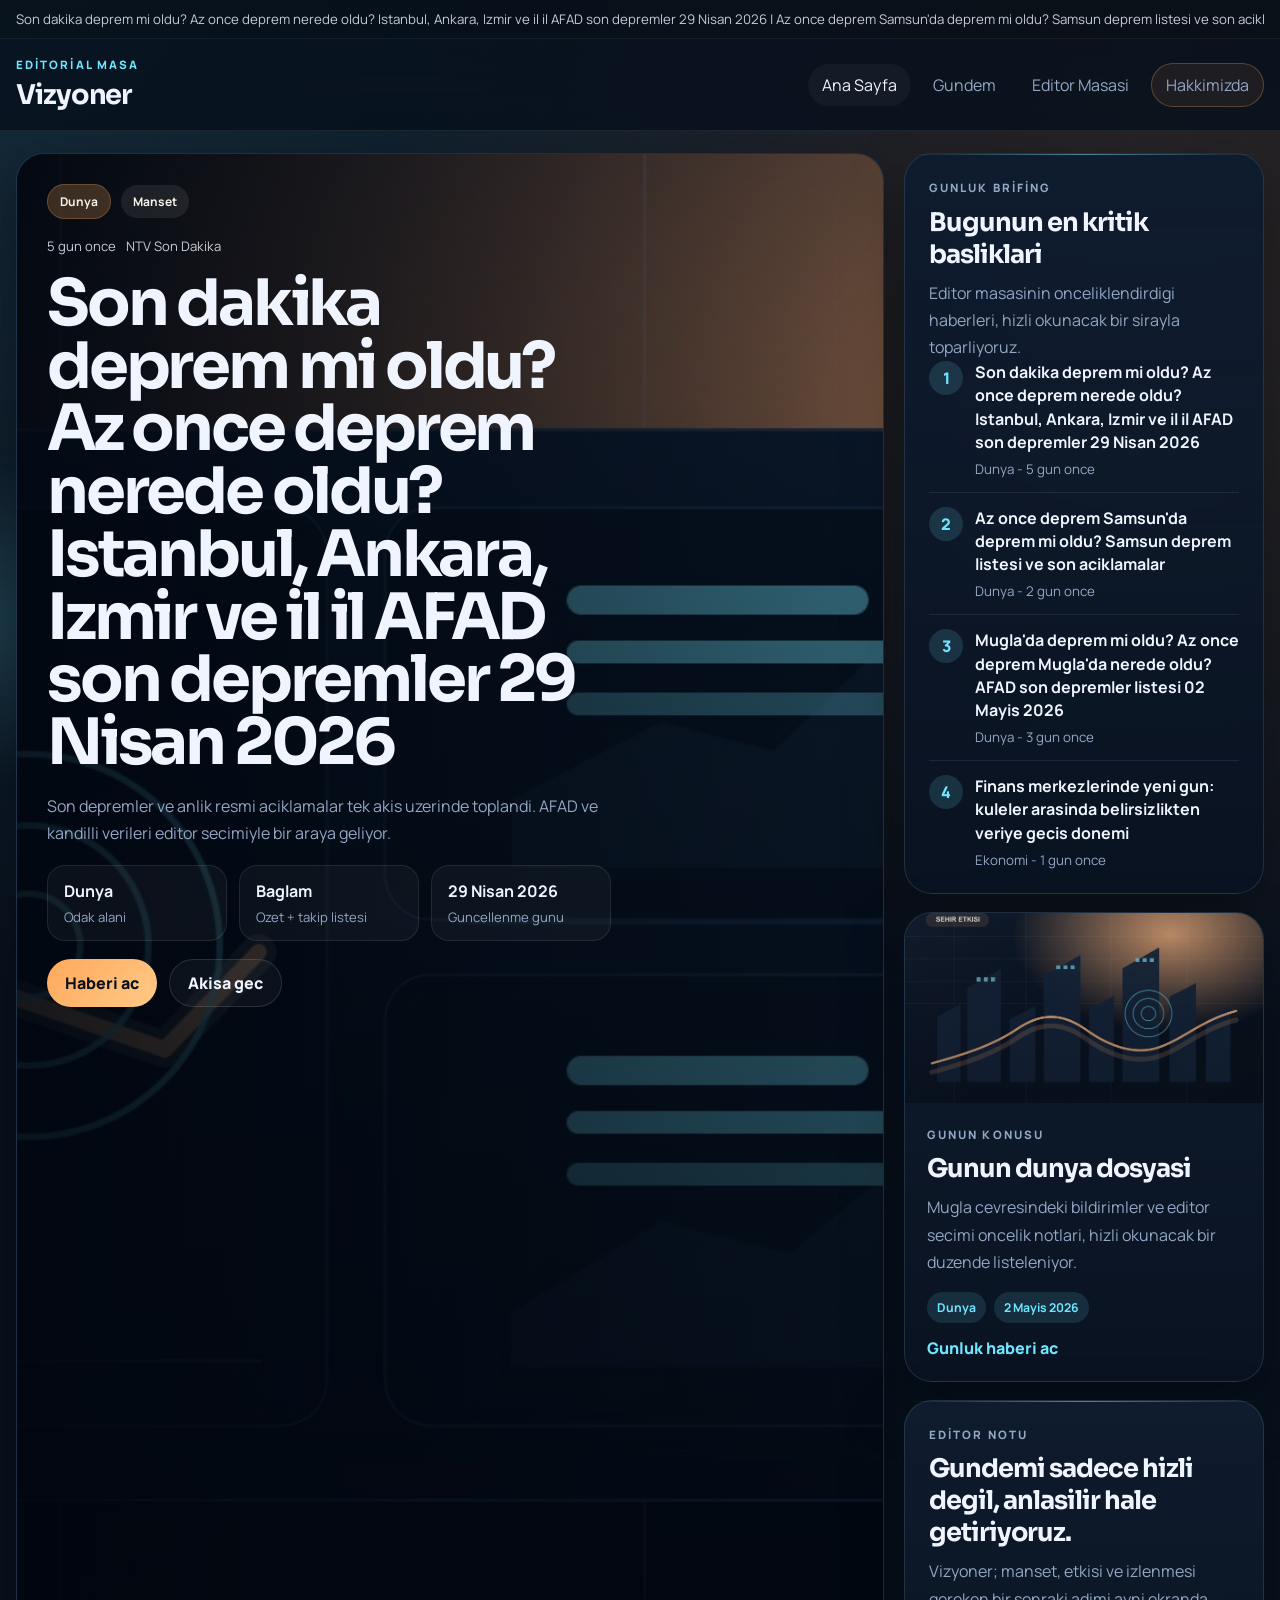
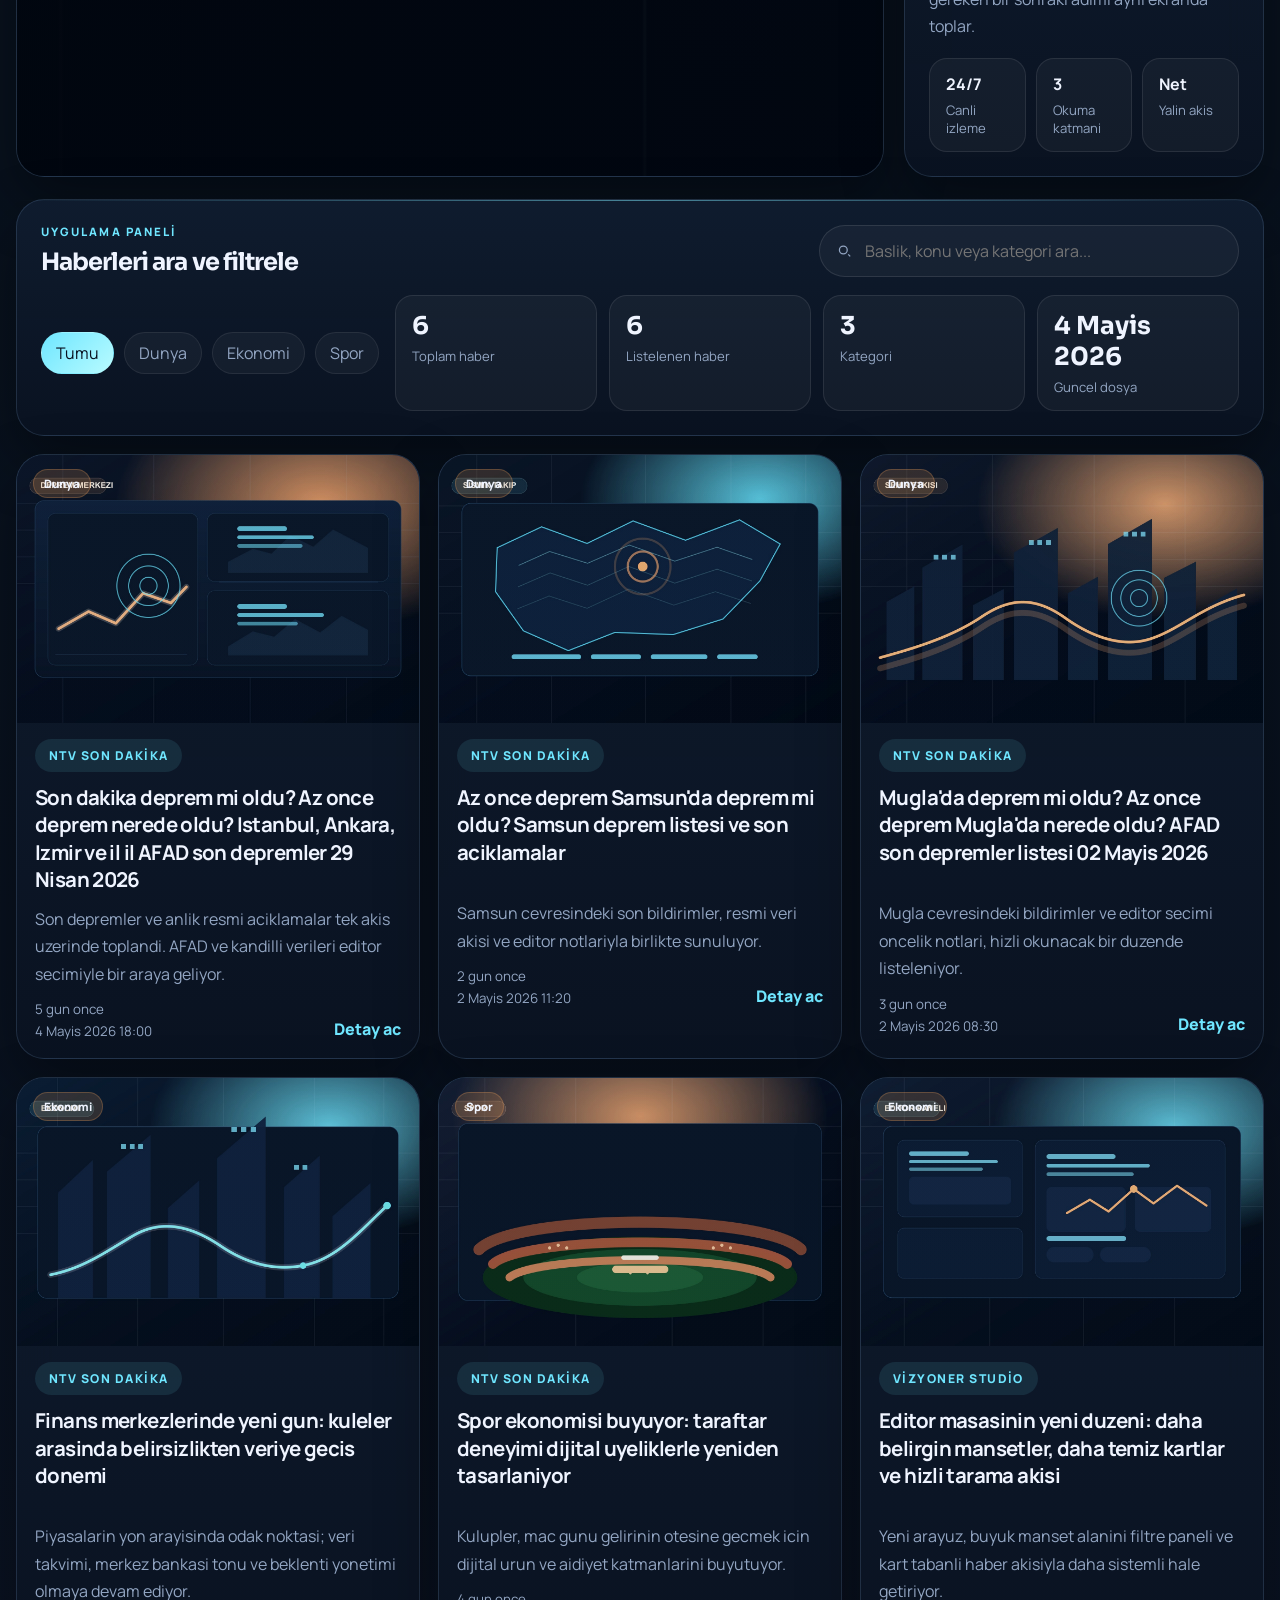
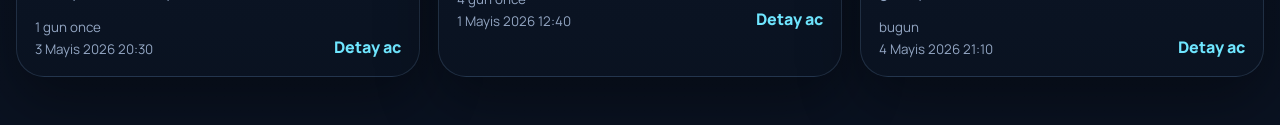
<file: index.html>
<!DOCTYPE html>
<html lang="tr">
<head>
    <meta charset="UTF-8">
    <meta name="viewport" content="width=device-width, initial-scale=1.0">
    <meta name="theme-color" content="#09111f">
    <title>Vizyoner | Guncel Gundem Masasi</title>
    <meta name="description" content="Vizyoner, gundemi editor secimi yerlesim, briefing panelleri ve filtrelenebilir kart yapisiyla sunan modern haber deneyimidir.">
    <link rel="preconnect" href="https://fonts.googleapis.com">
    <link rel="preconnect" href="https://fonts.gstatic.com" crossorigin>
    <link href="https://fonts.googleapis.com/css2?family=Manrope:wght@400;500;600;700;800&family=Sora:wght@500;600;700;800&display=swap" rel="stylesheet">
    <link rel="stylesheet" href="styles.css">
</head>
<body class="page-shell">
    <div class="page-glow"></div>

    <header class="top-strip">
        <div class="container top-strip__inner">
            <p id="live-marquee" class="live-marquee">Gundem akisi yukleniyor...</p>
        </div>
    </header>

    <nav class="site-nav">
        <div class="container site-nav__inner">
            <div>
                <p class="eyebrow">Editorial Masa</p>
                <a href="index.html" class="brand">Vizyoner</a>
            </div>

            <div class="site-nav__links">
                <a class="is-active" href="index.html">Ana Sayfa</a>
                <a href="#news-grid">Gundem</a>
                <a href="#control-panel">Editor Masasi</a>
                <a class="pill-link" href="hakkimizda.html">Hakkimizda</a>
            </div>
        </div>
    </nav>

    <main class="container page-main">
        <section class="hero-layout">
            <article class="hero-spotlight" id="hero-feature"></article>

            <aside class="sidebar-column">
                <section class="glass-panel briefing-panel">
                    <p class="section-tag">Gunluk Brifing</p>
                    <h2>Bugunun en kritik basliklari</h2>
                    <p class="panel-copy">Editor masasinin onceliklendirdigi haberleri, hizli okunacak bir sirayla toparliyoruz.</p>
                    <div id="briefing-list" class="briefing-list"></div>
                </section>

                <section class="glass-panel side-story" id="side-story"></section>

                <section class="glass-panel note-panel">
                    <p class="section-tag">Editor Notu</p>
                    <h3>Gundemi sadece hizli degil, anlasilir hale getiriyoruz.</h3>
                    <p>Vizyoner; manset, etkisi ve izlenmesi gereken bir sonraki adimi ayni ekranda toplar.</p>
                    <div class="mini-stats">
                        <div><strong>24/7</strong><span>Canli izleme</span></div>
                        <div><strong>3</strong><span>Okuma katmani</span></div>
                        <div><strong>Net</strong><span>Yalin akis</span></div>
                    </div>
                </section>
            </aside>
        </section>

        <section class="control-panel glass-panel" id="control-panel">
            <div class="control-panel__top">
                <div>
                    <p class="section-tag">Uygulama Paneli</p>
                    <h2>Haberleri ara ve filtrele</h2>
                </div>

                <label class="search-box">
                    <svg viewBox="0 0 24 24" aria-hidden="true">
                        <path d="M10.5 4a6.5 6.5 0 1 1 0 13a6.5 6.5 0 0 1 0-13Zm0 1.8a4.7 4.7 0 1 0 0 9.4a4.7 4.7 0 0 0 0-9.4Zm7.66 10.39 2.84 2.84-1.27 1.27-2.84-2.84 1.27-1.27Z"></path>
                    </svg>
                    <input id="search-input" type="search" placeholder="Baslik, konu veya kategori ara...">
                </label>
            </div>

            <div class="control-panel__bottom">
                <div id="filter-group" class="filter-group"></div>

                <div class="stats-grid">
                    <div class="stat-card">
                        <strong id="stat-total">0</strong>
                        <span>Toplam haber</span>
                    </div>
                    <div class="stat-card">
                        <strong id="stat-visible">0</strong>
                        <span>Listelenen haber</span>
                    </div>
                    <div class="stat-card">
                        <strong id="stat-category">0</strong>
                        <span>Kategori</span>
                    </div>
                    <div class="stat-card">
                        <strong id="stat-date">4 Mayis 2026</strong>
                        <span>Guncel dosya</span>
                    </div>
                </div>
            </div>
        </section>

        <section id="news-grid" class="news-grid"></section>
    </main>

    <template id="news-card-template">
        <article class="news-card">
            <div class="news-card__image">
                <img class="news-card__photo" src="" alt="">
                <span class="news-card__pill"></span>
            </div>
            <div class="news-card__content">
                <p class="news-card__source"></p>
                <h3 class="news-card__title"></h3>
                <p class="news-card__summary"></p>
                <div class="news-card__footer">
                    <div class="news-card__meta">
                        <small class="news-card__age"></small>
                        <small class="news-card__date"></small>
                    </div>
                    <a class="news-card__link" href="#">Detay ac</a>
                </div>
            </div>
        </article>
    </template>

    <script src="haberler.js"></script>
</body>
</html>
</file>
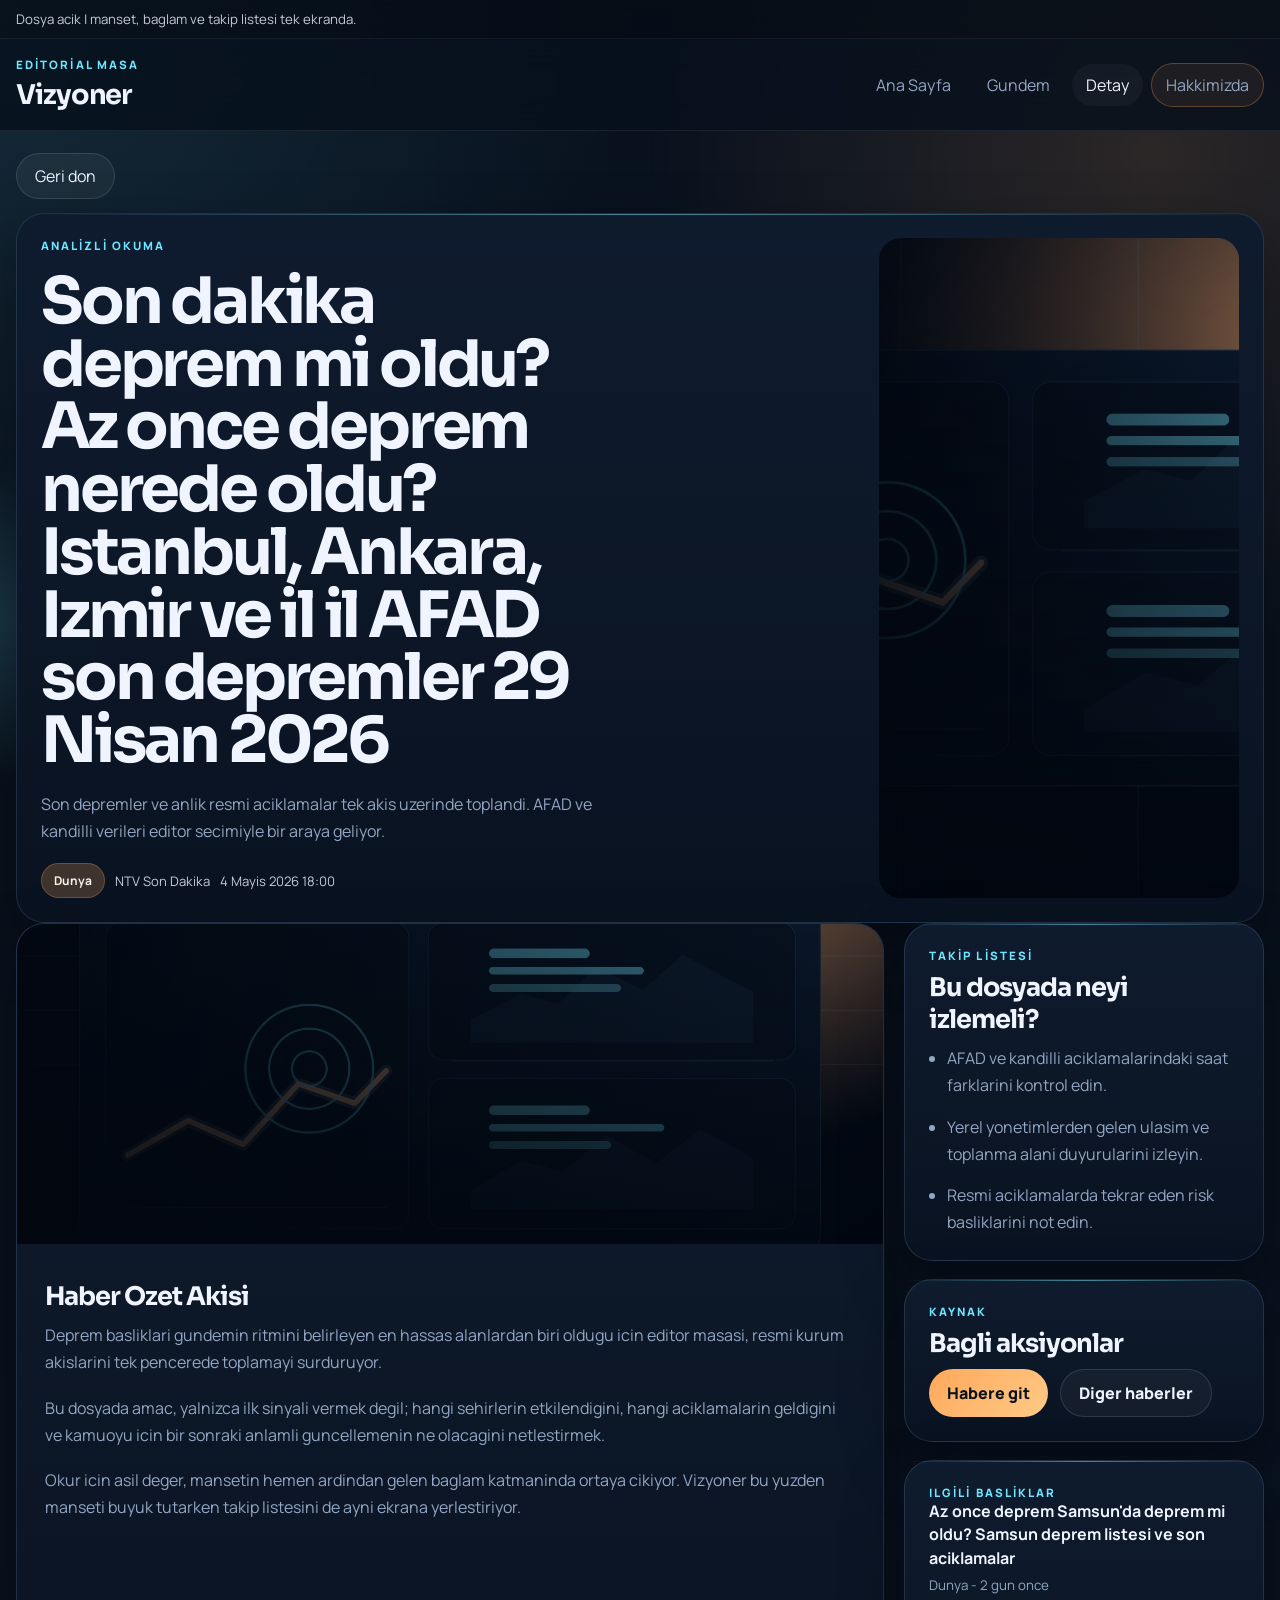
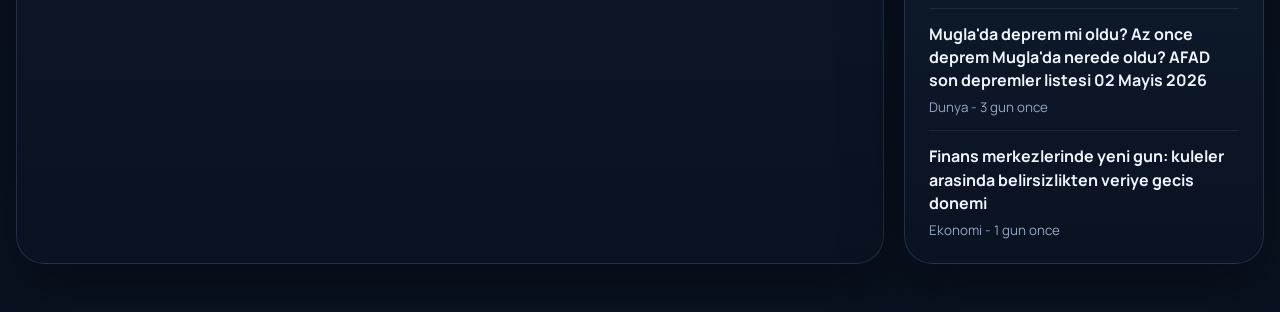
<file: detay.html>
<!DOCTYPE html>
<html lang="tr">
<head>
    <meta charset="UTF-8">
    <meta name="viewport" content="width=device-width, initial-scale=1.0">
    <meta name="theme-color" content="#09111f">
    <title>Detay | Vizyoner</title>
    <meta name="description" content="Vizyoner detay sayfasi, secilen haberi ozet, arka plan ve takip basliklariyla birlikte sunar.">
    <link rel="preconnect" href="https://fonts.googleapis.com">
    <link rel="preconnect" href="https://fonts.gstatic.com" crossorigin>
    <link href="https://fonts.googleapis.com/css2?family=Manrope:wght@400;500;600;700;800&family=Sora:wght@500;600;700;800&display=swap" rel="stylesheet">
    <link rel="stylesheet" href="styles.css">
</head>
<body class="page-shell">
    <div class="page-glow"></div>

    <header class="top-strip">
        <div class="container top-strip__inner">
            <p class="live-marquee">Dosya acik | manset, baglam ve takip listesi tek ekranda.</p>
        </div>
    </header>

    <nav class="site-nav">
        <div class="container site-nav__inner">
            <div>
                <p class="eyebrow">Editorial Masa</p>
                <a href="index.html" class="brand">Vizyoner</a>
            </div>

            <div class="site-nav__links">
                <a href="index.html">Ana Sayfa</a>
                <a href="index.html#news-grid">Gundem</a>
                <a class="is-active" href="detay.html">Detay</a>
                <a class="pill-link" href="hakkimizda.html">Hakkimizda</a>
            </div>
        </div>
    </nav>

    <main class="container page-main">
        <div class="back-row">
            <button class="back-button" type="button" onclick="history.length > 1 ? history.back() : window.location.href='index.html'">Geri don</button>
        </div>

        <section class="detail-hero glass-panel">
            <div class="detail-hero__copy">
                <p class="section-tag">Analizli Okuma</p>
                <h1 id="detail-title">Baslik yukleniyor...</h1>
                <p id="detail-summary" class="detail-hero__summary">Secilen haberin ozeti ve neden onemli oldugu burada yer alacak.</p>
                <div id="detail-meta" class="detail-meta"></div>
            </div>
            <div class="detail-hero__visual" id="detail-hero-visual"></div>
        </section>

        <section class="detail-layout">
            <article class="glass-panel article-panel">
                <div id="detail-cover" class="article-cover"></div>
                <div class="article-panel__body">
                    <h2>Haber Ozet Akisi</h2>
                    <div id="detail-body" class="article-copy"></div>
                </div>
            </article>

            <aside class="sidebar-column">
                <section class="glass-panel">
                    <p class="section-tag">Takip Listesi</p>
                    <h3>Bu dosyada neyi izlemeli?</h3>
                    <ul id="watch-list" class="watch-list"></ul>
                </section>

                <section class="glass-panel">
                    <p class="section-tag">Kaynak</p>
                    <h3>Bagli aksiyonlar</h3>
                    <div class="button-row">
                        <a id="source-link" class="button button--primary" href="index.html">Habere git</a>
                        <a class="button button--ghost" href="index.html#news-grid">Diger haberler</a>
                    </div>
                </section>

                <section class="glass-panel">
                    <p class="section-tag">Ilgili Basliklar</p>
                    <div id="related-list" class="related-list"></div>
                </section>
            </aside>
        </section>
    </main>

    <script src="haberler.js"></script>
</body>
</html>
</file>
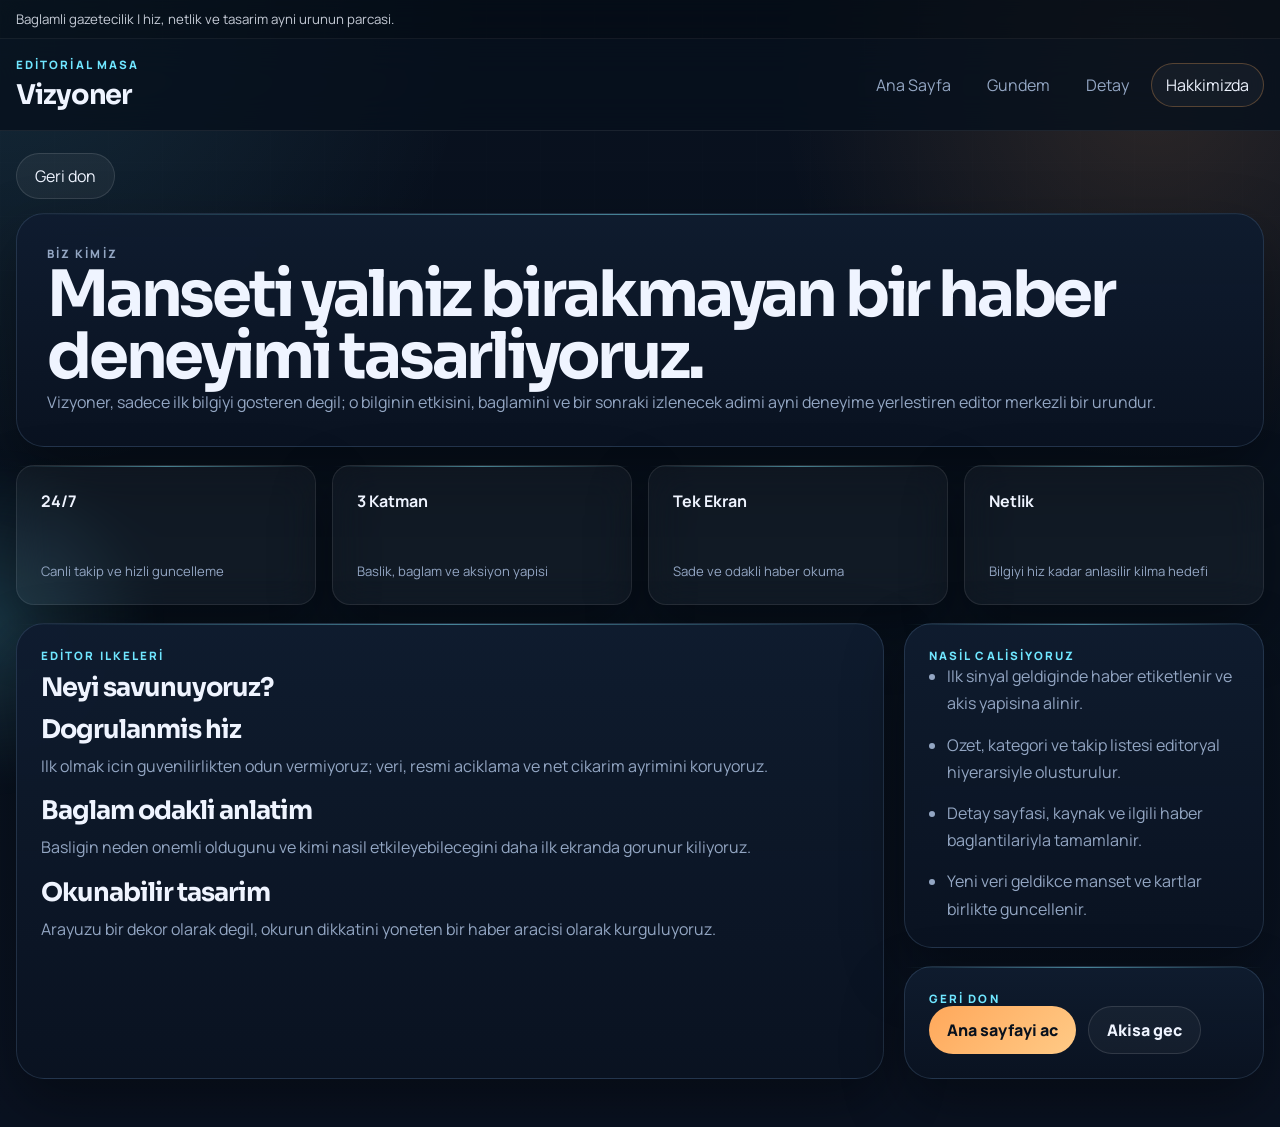
<file: hakkimizda.html>
<!DOCTYPE html>
<html lang="tr">
<head>
    <meta charset="UTF-8">
    <meta name="viewport" content="width=device-width, initial-scale=1.0">
    <meta name="theme-color" content="#09111f">
    <title>Hakkimizda | Vizyoner</title>
    <meta name="description" content="Vizyoner'in editoryal yaklasimi, urun mantigi ve haber deneyimi felsefesi.">
    <link rel="preconnect" href="https://fonts.googleapis.com">
    <link rel="preconnect" href="https://fonts.gstatic.com" crossorigin>
    <link href="https://fonts.googleapis.com/css2?family=Manrope:wght@400;500;600;700;800&family=Sora:wght@500;600;700;800&display=swap" rel="stylesheet">
    <link rel="stylesheet" href="styles.css">
</head>
<body class="page-shell">
    <div class="page-glow"></div>

    <header class="top-strip">
        <div class="container top-strip__inner">
            <p class="live-marquee">Baglamli gazetecilik | hiz, netlik ve tasarim ayni urunun parcasi.</p>
        </div>
    </header>

    <nav class="site-nav">
        <div class="container site-nav__inner">
            <div>
                <p class="eyebrow">Editorial Masa</p>
                <a href="index.html" class="brand">Vizyoner</a>
            </div>

            <div class="site-nav__links">
                <a href="index.html">Ana Sayfa</a>
                <a href="index.html#news-grid">Gundem</a>
                <a href="detay.html">Detay</a>
                <a class="pill-link is-active" href="hakkimizda.html">Hakkimizda</a>
            </div>
        </div>
    </nav>

    <main class="container page-main">
        <div class="back-row">
            <button class="back-button" type="button" onclick="history.length > 1 ? history.back() : window.location.href='index.html'">Geri don</button>
        </div>

        <section class="about-hero glass-panel">
            <p class="section-tag">Biz Kimiz</p>
            <h1>Manseti yalniz birakmayan bir haber deneyimi tasarliyoruz.</h1>
            <p>Vizyoner, sadece ilk bilgiyi gosteren degil; o bilginin etkisini, baglamini ve bir sonraki izlenecek adimi ayni deneyime yerlestiren editor merkezli bir urundur.</p>
        </section>

        <section class="metrics-grid">
            <article class="glass-panel metric-card">
                <strong>24/7</strong>
                <span>Canli takip ve hizli guncelleme</span>
            </article>
            <article class="glass-panel metric-card">
                <strong>3 Katman</strong>
                <span>Baslik, baglam ve aksiyon yapisi</span>
            </article>
            <article class="glass-panel metric-card">
                <strong>Tek Ekran</strong>
                <span>Sade ve odakli haber okuma</span>
            </article>
            <article class="glass-panel metric-card">
                <strong>Netlik</strong>
                <span>Bilgiyi hiz kadar anlasilir kilma hedefi</span>
            </article>
        </section>

        <section class="about-layout">
            <article class="glass-panel prose-panel">
                <p class="section-tag">Editor Ilkeleri</p>
                <h2>Neyi savunuyoruz?</h2>
                <div class="value-list">
                    <div>
                        <h3>Dogrulanmis hiz</h3>
                        <p>Ilk olmak icin guvenilirlikten odun vermiyoruz; veri, resmi aciklama ve net cikarim ayrimini koruyoruz.</p>
                    </div>
                    <div>
                        <h3>Baglam odakli anlatim</h3>
                        <p>Basligin neden onemli oldugunu ve kimi nasil etkileyebilecegini daha ilk ekranda gorunur kiliyoruz.</p>
                    </div>
                    <div>
                        <h3>Okunabilir tasarim</h3>
                        <p>Arayuzu bir dekor olarak degil, okurun dikkatini yoneten bir haber aracisi olarak kurguluyoruz.</p>
                    </div>
                </div>
            </article>

            <aside class="sidebar-column">
                <section class="glass-panel">
                    <p class="section-tag">Nasil Calisiyoruz</p>
                    <ul class="watch-list">
                        <li>Ilk sinyal geldiginde haber etiketlenir ve akis yapisina alinir.</li>
                        <li>Ozet, kategori ve takip listesi editoryal hiyerarsiyle olusturulur.</li>
                        <li>Detay sayfasi, kaynak ve ilgili haber baglantilariyla tamamlanir.</li>
                        <li>Yeni veri geldikce manset ve kartlar birlikte guncellenir.</li>
                    </ul>
                </section>

                <section class="glass-panel">
                    <p class="section-tag">Geri Don</p>
                    <div class="button-row">
                        <a class="button button--primary" href="index.html">Ana sayfayi ac</a>
                        <a class="button button--ghost" href="index.html#news-grid">Akisa gec</a>
                    </div>
                </section>
            </aside>
        </section>
    </main>
</body>
</html>
</file>
<file: styles.css>
:root {
    --bg: #08111d;
    --bg-soft: #0d1828;
    --panel: rgba(12, 22, 37, 0.9);
    --panel-strong: rgba(17, 31, 50, 0.96);
    --panel-line: rgba(136, 172, 214, 0.18);
    --text: #eff4ff;
    --muted: #93a6c3;
    --cyan: #6fe6ff;
    --cyan-soft: rgba(111, 230, 255, 0.14);
    --accent: #ffa85b;
    --accent-soft: rgba(255, 168, 91, 0.14);
    --shadow: 0 24px 60px rgba(0, 0, 0, 0.36);
    --radius-xl: 28px;
    --radius-lg: 22px;
    --radius-md: 18px;
    --container: 1320px;
}

* {
    box-sizing: border-box;
}

html {
    scroll-behavior: smooth;
}

body {
    margin: 0;
    min-height: 100vh;
    color: var(--text);
    font-family: "Manrope", sans-serif;
    background:
        radial-gradient(circle at top left, rgba(111, 230, 255, 0.12), transparent 28%),
        radial-gradient(circle at 90% 8%, rgba(255, 168, 91, 0.14), transparent 24%),
        linear-gradient(180deg, #09111f 0%, #08111d 52%, #0a1221 100%);
}

body::before {
    content: "";
    position: fixed;
    inset: 0;
    pointer-events: none;
    background-image:
        linear-gradient(rgba(255, 255, 255, 0.022) 1px, transparent 1px),
        linear-gradient(90deg, rgba(255, 255, 255, 0.022) 1px, transparent 1px);
    background-size: 54px 54px;
    mask-image: linear-gradient(180deg, rgba(0, 0, 0, 0.48), transparent 75%);
}

a {
    color: inherit;
    text-decoration: none;
}

button,
input {
    font: inherit;
}

.page-shell {
    position: relative;
    overflow-x: hidden;
}

.page-glow {
    position: fixed;
    inset: auto auto 12% -14%;
    width: 340px;
    height: 340px;
    border-radius: 50%;
    background: radial-gradient(circle, rgba(111, 230, 255, 0.18), transparent 68%);
    filter: blur(14px);
    pointer-events: none;
}

.container {
    width: min(calc(100% - 32px), var(--container));
    margin: 0 auto;
}

.top-strip {
    border-bottom: 1px solid rgba(255, 255, 255, 0.06);
    background: rgba(5, 12, 22, 0.76);
    backdrop-filter: blur(16px);
}

.top-strip__inner {
    overflow: hidden;
    padding: 10px 0;
}

.live-marquee {
    margin: 0;
    white-space: nowrap;
    color: rgba(239, 244, 255, 0.82);
    font-size: 0.83rem;
    animation: marquee 22s linear infinite;
}

@keyframes marquee {
    from {
        transform: translateX(0);
    }

    to {
        transform: translateX(-24%);
    }
}

.site-nav {
    position: sticky;
    top: 0;
    z-index: 10;
    border-bottom: 1px solid rgba(255, 255, 255, 0.08);
    background: rgba(7, 16, 29, 0.82);
    backdrop-filter: blur(18px);
}

.site-nav__inner {
    display: flex;
    align-items: center;
    justify-content: space-between;
    gap: 18px;
    padding: 18px 0;
}

.eyebrow,
.section-tag {
    margin: 0;
    color: var(--cyan);
    text-transform: uppercase;
    letter-spacing: 0.18em;
    font-size: 0.72rem;
    font-weight: 800;
}

.brand {
    display: inline-block;
    margin-top: 6px;
    font-family: "Sora", sans-serif;
    font-size: 1.7rem;
    font-weight: 700;
    letter-spacing: -0.04em;
}

.site-nav__links {
    display: flex;
    align-items: center;
    gap: 8px;
    flex-wrap: wrap;
}

.site-nav__links a {
    padding: 10px 14px;
    color: var(--muted);
    border-radius: 999px;
    transition: 0.22s ease;
}

.site-nav__links a:hover,
.site-nav__links a.is-active {
    color: var(--text);
    background: rgba(255, 255, 255, 0.04);
}

.site-nav__links .pill-link {
    border: 1px solid rgba(255, 168, 91, 0.28);
    background: rgba(255, 168, 91, 0.08);
}

.page-main {
    position: relative;
    z-index: 1;
    padding: 22px 0 48px;
}

.back-row {
    margin-bottom: 14px;
}

.back-button {
    min-height: 46px;
    padding: 0 18px;
    border: 1px solid rgba(255, 255, 255, 0.12);
    border-radius: 999px;
    color: var(--text);
    background: rgba(255, 255, 255, 0.05);
    cursor: pointer;
    transition: 0.2s ease;
}

.back-button:hover {
    transform: translateY(-1px);
    border-color: rgba(111, 230, 255, 0.32);
    background: rgba(111, 230, 255, 0.12);
}

.glass-panel,
.hero-spotlight,
.news-card {
    border: 1px solid var(--panel-line);
    border-radius: var(--radius-xl);
    background: linear-gradient(180deg, rgba(15, 28, 47, 0.98) 0%, rgba(10, 19, 33, 0.96) 100%);
    box-shadow: var(--shadow);
    backdrop-filter: blur(18px);
}

.glass-panel,
.hero-spotlight,
.news-card,
.side-story {
    position: relative;
}

.glass-panel::before,
.hero-spotlight::before,
.news-card::before {
    content: "";
    position: absolute;
    inset: 0 0 auto 0;
    height: 1px;
    background: linear-gradient(90deg, transparent, rgba(126, 234, 255, 0.72), transparent);
    opacity: 0.7;
    pointer-events: none;
}

.hero-layout,
.detail-layout,
.about-layout {
    display: grid;
    grid-template-columns: minmax(0, 1.6fr) 360px;
    gap: 20px;
}

.hero-spotlight {
    position: relative;
    min-height: 610px;
    overflow: hidden;
    padding: 30px;
}

.hero-spotlight__media,
.article-cover,
.detail-hero__visual {
    position: absolute;
    inset: 0;
    background-position: center;
    background-size: cover;
    filter: saturate(1.05) contrast(1.04);
}

.hero-spotlight__media::after,
.article-cover::after,
.detail-hero__visual::after {
    content: "";
    position: absolute;
    inset: 0;
    background:
        linear-gradient(180deg, rgba(6, 11, 19, 0.2), rgba(6, 11, 19, 0.78)),
        linear-gradient(90deg, rgba(5, 10, 18, 0.82), rgba(5, 10, 18, 0.22));
}

.hero-spotlight__content,
.detail-hero__copy {
    position: relative;
    z-index: 1;
    max-width: 70%;
    display: flex;
    flex-direction: column;
    gap: 18px;
}

.badge-row,
.detail-meta,
.hero-meta {
    display: flex;
    align-items: center;
    gap: 10px;
    flex-wrap: wrap;
}

.badge {
    display: inline-flex;
    align-items: center;
    gap: 6px;
    padding: 8px 12px;
    border-radius: 999px;
    background: rgba(255, 255, 255, 0.08);
    color: #f7f4eb;
    font-size: 0.75rem;
    font-weight: 700;
}

.badge--accent {
    background: rgba(255, 168, 91, 0.22);
    border: 1px solid rgba(255, 168, 91, 0.24);
}

.hero-meta,
.detail-meta {
    color: rgba(239, 244, 255, 0.82);
    font-size: 0.82rem;
}

.hero-spotlight h1,
.detail-hero h1,
.about-hero h1 {
    margin: 0;
    font-family: "Sora", sans-serif;
    font-size: clamp(2.4rem, 5vw, 4.2rem);
    line-height: 0.98;
    letter-spacing: -0.05em;
}

.hero-spotlight p,
.briefing-panel p,
.side-story p,
.note-panel p,
.detail-hero__summary,
.article-copy p,
.about-hero p,
.value-list p {
    margin: 0;
    color: var(--muted);
    line-height: 1.7;
}

.hero-facts {
    display: grid;
    grid-template-columns: repeat(3, minmax(0, 1fr));
    gap: 12px;
    margin-top: auto;
}

.hero-facts div,
.stat-card,
.mini-stats div,
.metric-card {
    border-radius: var(--radius-md);
    border: 1px solid rgba(255, 255, 255, 0.09);
    background: rgba(255, 255, 255, 0.04);
    padding: 14px 16px;
}

.hero-facts strong,
.mini-stats strong,
.metric-card strong {
    display: block;
    font-size: 1rem;
}

.hero-facts span,
.mini-stats span,
.metric-card span,
.stat-card span {
    display: block;
    margin-top: 6px;
    color: var(--muted);
    font-size: 0.82rem;
}

.button-row,
.hero-actions {
    display: flex;
    gap: 12px;
    flex-wrap: wrap;
}

.button {
    display: inline-flex;
    align-items: center;
    justify-content: center;
    min-height: 48px;
    padding: 0 18px;
    border-radius: 999px;
    font-weight: 800;
    transition: transform 0.2s ease, background 0.2s ease, border-color 0.2s ease;
}

.button:hover {
    transform: translateY(-1px);
}

.button--primary {
    color: #08111d;
    background: linear-gradient(135deg, var(--accent), #ffca86);
}

.button--ghost {
    border: 1px solid rgba(255, 255, 255, 0.12);
    background: rgba(255, 255, 255, 0.04);
}

.sidebar-column {
    display: grid;
    gap: 18px;
    align-content: start;
}

.glass-panel {
    padding: 24px;
}

.briefing-panel h2,
.side-story h3,
.note-panel h3,
.glass-panel h3,
.article-panel h2,
.prose-panel h2 {
    margin: 8px 0 10px;
    font-family: "Sora", sans-serif;
    font-size: 1.6rem;
    letter-spacing: -0.04em;
}

.panel-copy {
    margin-bottom: 18px;
}

.briefing-list {
    display: grid;
    gap: 14px;
}

.briefing-item {
    display: grid;
    grid-template-columns: 34px 1fr;
    gap: 12px;
    padding-top: 14px;
    border-top: 1px solid rgba(255, 255, 255, 0.08);
}

.briefing-item:first-child {
    padding-top: 0;
    border-top: 0;
}

.briefing-item__index {
    display: grid;
    place-items: center;
    width: 34px;
    height: 34px;
    border-radius: 50%;
    background: rgba(111, 230, 255, 0.14);
    color: var(--cyan);
    font-weight: 800;
}

.briefing-item strong,
.related-item strong {
    display: block;
    line-height: 1.45;
}

.briefing-item small,
.related-item small {
    display: block;
    margin-top: 6px;
    color: var(--muted);
}

.side-story {
    overflow: hidden;
    padding: 0;
}

.side-story__image {
    position: relative;
    min-height: 190px;
    background-position: center;
    background-size: cover;
    filter: saturate(1.04);
}

.side-story__image::after {
    content: "";
    position: absolute;
    inset: 0;
    background: linear-gradient(180deg, rgba(7, 14, 24, 0.12), rgba(7, 14, 24, 0.42));
}

.side-story__body {
    padding: 22px;
}

.tag-row {
    display: flex;
    gap: 8px;
    flex-wrap: wrap;
    margin: 16px 0 14px;
}

.tag-row span {
    padding: 7px 10px;
    border-radius: 999px;
    background: rgba(111, 230, 255, 0.12);
    color: var(--cyan);
    font-size: 0.76rem;
    font-weight: 700;
}

.mini-stats {
    display: grid;
    grid-template-columns: repeat(3, minmax(0, 1fr));
    gap: 10px;
    margin-top: 18px;
}

.control-panel {
    margin-top: 22px;
}

.control-panel__top,
.control-panel__bottom {
    display: flex;
    align-items: center;
    justify-content: space-between;
    gap: 16px;
    flex-wrap: wrap;
}

.control-panel__bottom {
    margin-top: 18px;
}

.control-panel h2 {
    margin: 8px 0 0;
    font-family: "Sora", sans-serif;
    letter-spacing: -0.04em;
}

.search-box {
    flex: 1 1 360px;
    max-width: 420px;
    display: flex;
    align-items: center;
    gap: 10px;
    padding: 0 16px;
    min-height: 52px;
    border-radius: 999px;
    border: 1px solid rgba(255, 255, 255, 0.1);
    background: rgba(255, 255, 255, 0.04);
}

.search-box svg {
    width: 18px;
    height: 18px;
    fill: var(--muted);
}

.search-box input {
    width: 100%;
    color: var(--text);
    background: transparent;
    border: 0;
    outline: 0;
}

.filter-group {
    display: flex;
    gap: 10px;
    flex-wrap: wrap;
}

.filter-chip {
    min-height: 42px;
    padding: 0 14px;
    border-radius: 999px;
    border: 1px solid rgba(255, 255, 255, 0.08);
    color: var(--muted);
    background: rgba(255, 255, 255, 0.04);
    cursor: pointer;
    transition: 0.22s ease;
}

.filter-chip.is-active,
.filter-chip:hover {
    color: #09111f;
    border-color: transparent;
    background: linear-gradient(135deg, var(--cyan), #b8fbff);
}

.stats-grid {
    flex: 1 1 540px;
    display: grid;
    grid-template-columns: repeat(4, minmax(0, 1fr));
    gap: 12px;
}

.stat-card strong {
    display: block;
    font-size: 1.55rem;
    font-family: "Sora", sans-serif;
}

.news-grid {
    display: grid;
    grid-template-columns: repeat(3, minmax(0, 1fr));
    gap: 18px;
    margin-top: 18px;
}

.news-card {
    overflow: hidden;
    display: flex;
    flex-direction: column;
    transition: transform 0.24s ease, box-shadow 0.24s ease, border-color 0.24s ease;
}

.news-card:hover {
    transform: translateY(-4px);
    border-color: rgba(126, 234, 255, 0.34);
    box-shadow: 0 34px 76px rgba(0, 0, 0, 0.42);
}

.news-card__image {
    position: relative;
    min-height: 268px;
    overflow: hidden;
    background: #112036;
}

.news-card__image::after {
    content: "";
    position: absolute;
    inset: 0;
    background:
        linear-gradient(180deg, rgba(8, 14, 24, 0.14), rgba(8, 14, 24, 0.04)),
        linear-gradient(0deg, rgba(8, 14, 24, 0.08), rgba(8, 14, 24, 0));
}

.news-card__photo {
    width: 100%;
    height: 100%;
    display: block;
    object-fit: cover;
    filter: saturate(1.08) contrast(1.05) brightness(1.05);
}

.news-card__pill {
    position: absolute;
    left: 16px;
    top: 14px;
    z-index: 1;
    padding: 6px 10px;
    border-radius: 999px;
    background: rgba(255, 168, 91, 0.16);
    border: 1px solid rgba(255, 168, 91, 0.24);
    font-size: 0.72rem;
    font-weight: 800;
}

.news-card__content {
    display: grid;
    gap: 12px;
    padding: 16px 18px 18px;
}

.news-card__source {
    margin: 0;
    padding: 8px 14px;
    border-radius: 999px;
    justify-self: start;
    color: var(--cyan);
    background: rgba(111, 230, 255, 0.1);
    font-size: 0.76rem;
    font-weight: 800;
    letter-spacing: 0.12em;
    text-transform: uppercase;
}

.news-card__title {
    margin: 0;
    font-size: 1.28rem;
    line-height: 1.34;
    letter-spacing: -0.03em;
    min-height: 104px;
}

.news-card__summary {
    margin: 0;
    color: var(--muted);
    line-height: 1.72;
}

.news-card__footer {
    display: flex;
    align-items: end;
    justify-content: space-between;
    gap: 12px;
}

.news-card__meta {
    display: grid;
    gap: 4px;
    color: var(--muted);
}

.news-card__link {
    color: var(--cyan);
    font-weight: 800;
}

.detail-hero {
    position: relative;
    overflow: hidden;
    display: grid;
    grid-template-columns: minmax(0, 1fr) 360px;
    gap: 18px;
    min-height: 360px;
}

.detail-hero__visual {
    position: relative;
    min-height: 310px;
    border-radius: var(--radius-lg);
    overflow: hidden;
}

.article-panel {
    position: relative;
    overflow: hidden;
    padding: 0;
}

.article-cover {
    position: relative;
    min-height: 320px;
}

.article-panel__body {
    position: relative;
    z-index: 1;
    padding: 28px;
}

.article-copy {
    display: grid;
    gap: 18px;
}

.watch-list,
.value-list,
.related-list {
    display: grid;
    gap: 14px;
}

.watch-list {
    margin: 0;
    padding-left: 18px;
    color: var(--muted);
    line-height: 1.7;
}

.related-item {
    display: block;
    padding-top: 14px;
    border-top: 1px solid rgba(255, 255, 255, 0.08);
}

.related-item:first-child {
    padding-top: 0;
    border-top: 0;
}

.about-hero {
    padding: 30px;
}

.metrics-grid {
    display: grid;
    grid-template-columns: repeat(4, minmax(0, 1fr));
    gap: 16px;
    margin: 18px 0;
}

.metric-card {
    min-height: 140px;
    display: flex;
    flex-direction: column;
    justify-content: space-between;
}

.prose-panel {
    min-height: 100%;
}

.value-list h3 {
    margin: 0 0 8px;
    font-family: "Sora", sans-serif;
}

@media (max-width: 1180px) {
    .hero-layout,
    .detail-layout,
    .about-layout,
    .detail-hero {
        grid-template-columns: 1fr;
    }

    .hero-spotlight__content,
    .detail-hero__copy {
        max-width: 100%;
    }

    .news-grid {
        grid-template-columns: repeat(2, minmax(0, 1fr));
    }

    .stats-grid,
    .metrics-grid {
        grid-template-columns: repeat(2, minmax(0, 1fr));
    }
}

@media (max-width: 760px) {
    .site-nav__inner,
    .control-panel__top,
    .control-panel__bottom,
    .news-card__footer {
        flex-direction: column;
        align-items: stretch;
    }

    .hero-spotlight {
        min-height: 620px;
        padding: 22px;
    }

    .news-card__title {
        min-height: 0;
    }

    .hero-facts,
    .mini-stats,
    .stats-grid,
    .metrics-grid,
    .news-grid {
        grid-template-columns: 1fr;
    }

    .site-nav__links {
        width: 100%;
    }

    .site-nav__links a {
        flex: 1 1 calc(50% - 8px);
        text-align: center;
    }

    .hero-spotlight h1,
    .detail-hero h1,
    .about-hero h1 {
        font-size: 2.25rem;
    }
}
</file>
